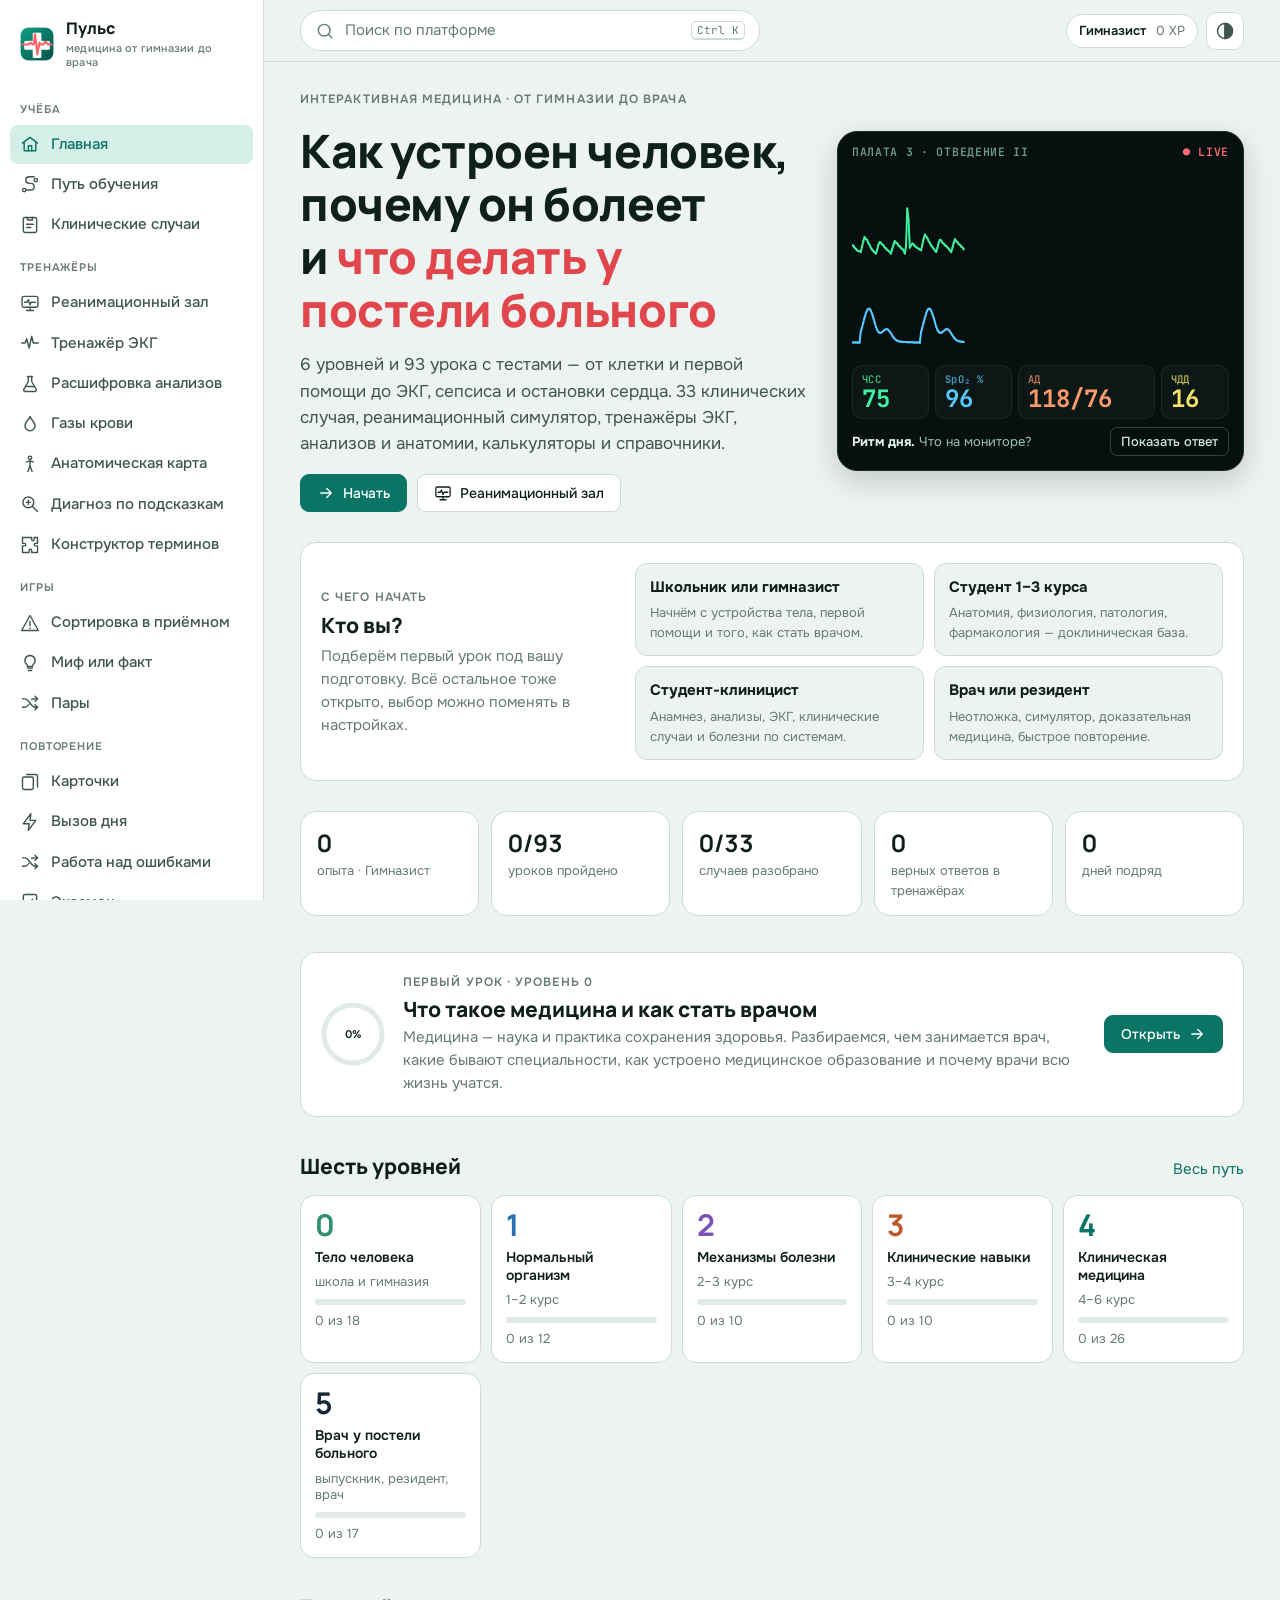
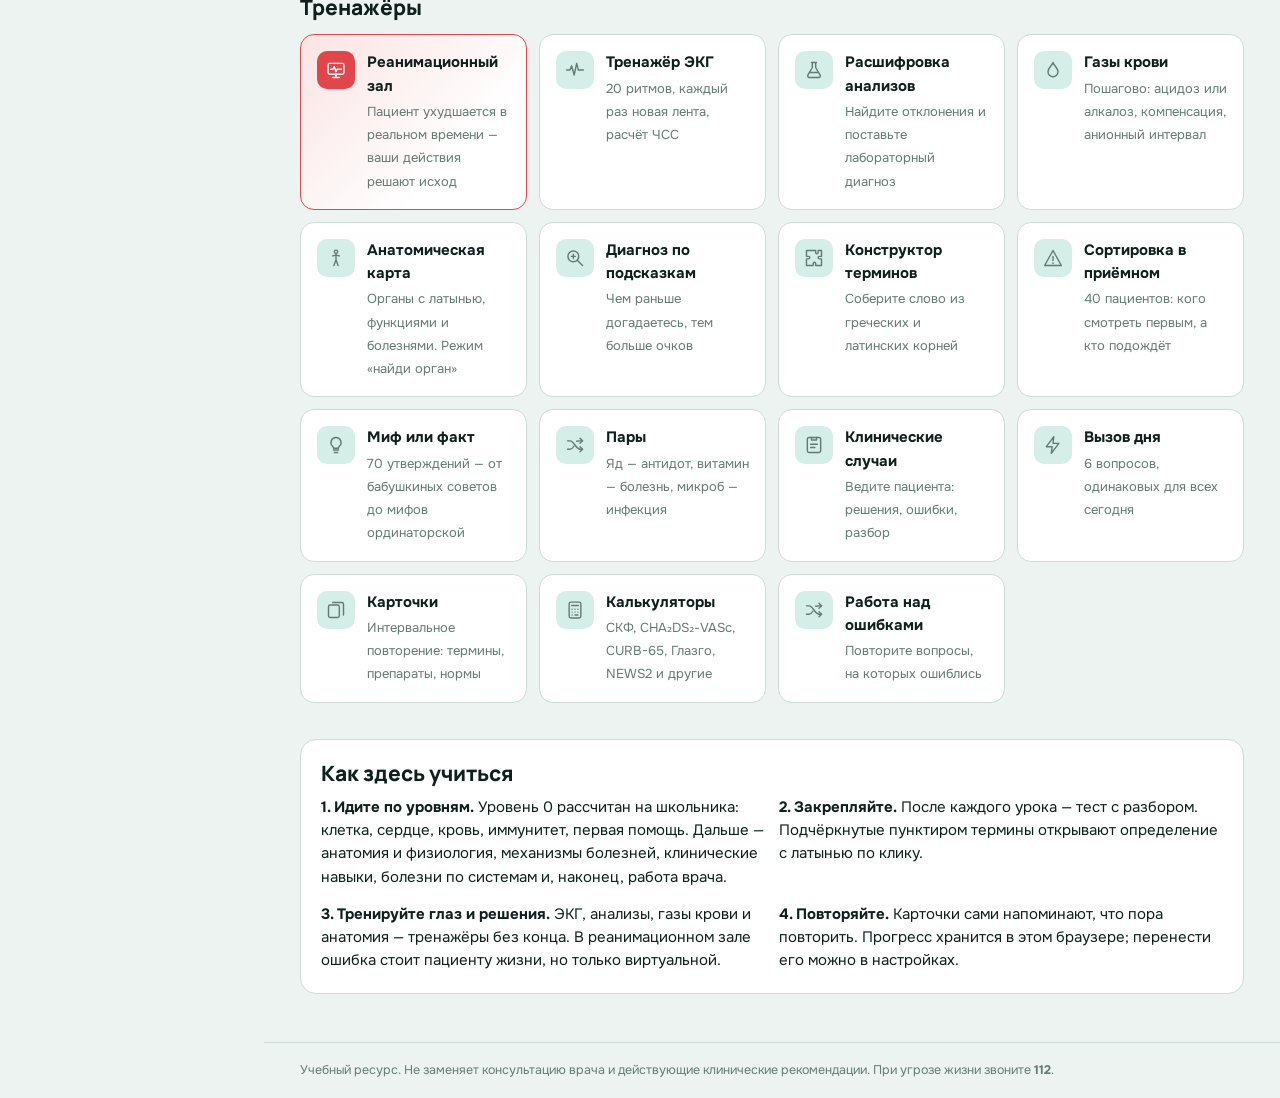
<file: index.html>
<!doctype html>
<html lang="ru">
<head>
<meta charset="utf-8">
<meta name="viewport" content="width=device-width, initial-scale=1, viewport-fit=cover">
<title>Пульс — медицина от гимназии до врача</title>
<meta name="description" content="Интерактивная платформа для изучения медицины на русском: от школьной биологии до работы врача. Уроки с тестами, клинические случаи, реанимационный симулятор, тренажёры ЭКГ, анализов и анатомии, калькуляторы и справочники.">
<meta name="theme-color" content="#0a7564">
<link rel="canonical" href="https://prov-ori.github.io/med/">
<!-- Иконки -->
<link rel="icon" type="image/svg+xml" href="assets/img/favicon.svg">
<link rel="icon" type="image/png" sizes="32x32" href="assets/img/favicon-32.png">
<link rel="icon" type="image/png" sizes="16x16" href="assets/img/favicon-16.png">
<link rel="apple-touch-icon" sizes="180x180" href="assets/img/apple-touch-icon.png">
<link rel="manifest" href="site.webmanifest">
<!-- Превью при отправке ссылки: Open Graph (Telegram, WhatsApp, VK, Facebook, LinkedIn, Discord, Slack) -->
<meta property="og:type" content="website">
<meta property="og:site_name" content="Пульс">
<meta property="og:locale" content="ru_RU">
<meta property="og:url" content="https://prov-ori.github.io/med/">
<meta property="og:title" content="Пульс — медицина от гимназии до врача">
<meta property="og:description" content="93 урока с тестами — от клетки до реанимации, 33 клинических случая, 10 сценариев реанимационного симулятора, тренажёры ЭКГ, анализов и анатомии, игры. Бесплатно и на русском.">
<meta property="og:image" content="https://prov-ori.github.io/med/assets/img/og-image.png">
<meta property="og:image:secure_url" content="https://prov-ori.github.io/med/assets/img/og-image.png">
<meta property="og:image:type" content="image/png">
<meta property="og:image:width" content="1200">
<meta property="og:image:height" content="630">
<meta property="og:image:alt" content="Логотип «Пульс» — белый медицинский крест с линией ЭКГ на зелёном фоне — и надпись «Медицина от гимназии до врача»">
<meta property="vk:image" content="https://prov-ori.github.io/med/assets/img/og-image.png">
<!-- X (Twitter) -->
<meta name="twitter:card" content="summary_large_image">
<meta name="twitter:title" content="Пульс — медицина от гимназии до врача">
<meta name="twitter:description" content="Уроки, клинические случаи, реанимационный симулятор, тренажёры ЭКГ и анализов — интерактивная медицина на русском.">
<meta name="twitter:image" content="https://prov-ori.github.io/med/assets/img/og-image.png">
<meta name="twitter:image:alt" content="Логотип «Пульс» и надпись «Медицина от гимназии до врача»">
<link rel="preconnect" href="https://fonts.googleapis.com">
<link rel="preconnect" href="https://fonts.gstatic.com" crossorigin>
<link rel="stylesheet" href="https://fonts.googleapis.com/css2?family=Onest:wght@400;500;600;700&family=Manrope:wght@700;800&family=Literata:ital,opsz,wght@0,7..72,400;0,7..72,600;1,7..72,400&family=JetBrains+Mono:wght@400;600;700&display=swap">
<link rel="stylesheet" href="assets/css/main.css">
</head>
<body>
<!--APP-START-->
<div class="app" id="app">
  <aside class="sidebar" id="sidebar" aria-label="Навигация">
    <a class="brand" href="#/">
      <img class="brand-mark" src="assets/img/icon-192.png" width="34" height="34" alt="">
      <span class="brand-text">Пульс<small>медицина от гимназии до врача</small></span>
    </a>
    <button class="icon-btn side-close" id="sideClose" type="button" aria-label="Закрыть меню"></button>
    <nav class="nav" id="nav"></nav>
  </aside>
  <div class="main">
    <header class="topbar">
      <button class="icon-btn menu-btn" id="menuBtn" aria-label="Открыть меню" type="button"></button>
      <button class="search-trigger" id="searchBtn" type="button">
        <span class="search-ico" aria-hidden="true"></span>
        <span>Поиск по платформе</span>
        <kbd>Ctrl K</kbd>
      </button>
      <div class="topbar-right">
        <a class="xp-chip" id="xpChip" href="#/achievements" title="Ваш ранг и опыт"></a>
        <button class="icon-btn" id="themeBtn" type="button" aria-label="Сменить тему"></button>
      </div>
    </header>
    <main class="view" id="view" tabindex="-1"></main>
    <footer class="foot">
      Учебный ресурс. Не заменяет консультацию врача и действующие клинические рекомендации.
      При угрозе жизни звоните <b>112</b>.
    </footer>
  </div>
</div>
<div class="scrim" id="scrim" hidden></div>
<div class="modal" id="searchModal" hidden role="dialog" aria-modal="true" aria-label="Поиск">
  <div class="modal-box search-box">
    <div class="search-head">
      <input id="searchInput" type="search" placeholder="Болезнь, препарат, термин, анализ, ЭКГ…" autocomplete="off" aria-label="Поиск">
      <button class="icon-btn" id="searchClose" type="button" aria-label="Закрыть поиск"></button>
    </div>
    <div id="searchResults" class="search-results"></div>
  </div>
</div>
<div class="popover" id="termPop" hidden role="tooltip"></div>
<div class="toasts" id="toasts" aria-live="polite"></div>
<!--APP-END-->

<!--SCRIPTS-START-->
<script src="assets/js/core.js"></script>
<script src="assets/js/ecg-engine.js"></script>
<script src="data/curriculum-0.js"></script>
<script src="data/curriculum-0b.js"></script>
<script src="data/curriculum-1.js"></script>
<script src="data/curriculum-2.js"></script>
<script src="data/curriculum-3.js"></script>
<script src="data/curriculum-4a.js"></script>
<script src="data/curriculum-4b.js"></script>
<script src="data/curriculum-4c.js"></script>
<script src="data/curriculum-5.js"></script>
<script src="data/curriculum-5b.js"></script>
<script src="data/glossary.js"></script>
<script src="data/diseases.js"></script>
<script src="data/diseases-2.js"></script>
<script src="data/drugs.js"></script>
<script src="data/drugs-2.js"></script>
<script src="data/labs.js"></script>
<script src="data/organs.js"></script>
<script src="data/roots.js"></script>
<script src="data/riddles.js"></script>
<script src="data/riddles-2.js"></script>
<script src="data/sims.js"></script>
<script src="data/sims-2.js"></script>
<script src="data/cases.js"></script>
<script src="data/cases-2.js"></script>
<script src="data/cases-3.js"></script>
<script src="data/timeline.js"></script>
<script src="data/mnemonics.js"></script>
<script src="data/games.js"></script>
<script src="assets/js/store.js"></script>
<script src="assets/js/ui.js"></script>
<script src="assets/js/views/home.js"></script>
<script src="assets/js/views/learn.js"></script>
<script src="assets/js/views/cases.js"></script>
<script src="assets/js/views/practice.js"></script>
<script src="assets/js/views/ecg.js"></script>
<script src="assets/js/views/sim.js"></script>
<script src="assets/js/views/labs.js"></script>
<script src="assets/js/views/anatomy.js"></script>
<script src="assets/js/views/calc.js"></script>
<script src="assets/js/views/games.js"></script>
<script src="assets/js/views/arcade.js"></script>
<script src="assets/js/views/reference.js"></script>
<script src="assets/js/views/profile.js"></script>
<script src="assets/js/app.js"></script>
<!--SCRIPTS-END-->
</body>
</html>
</file>
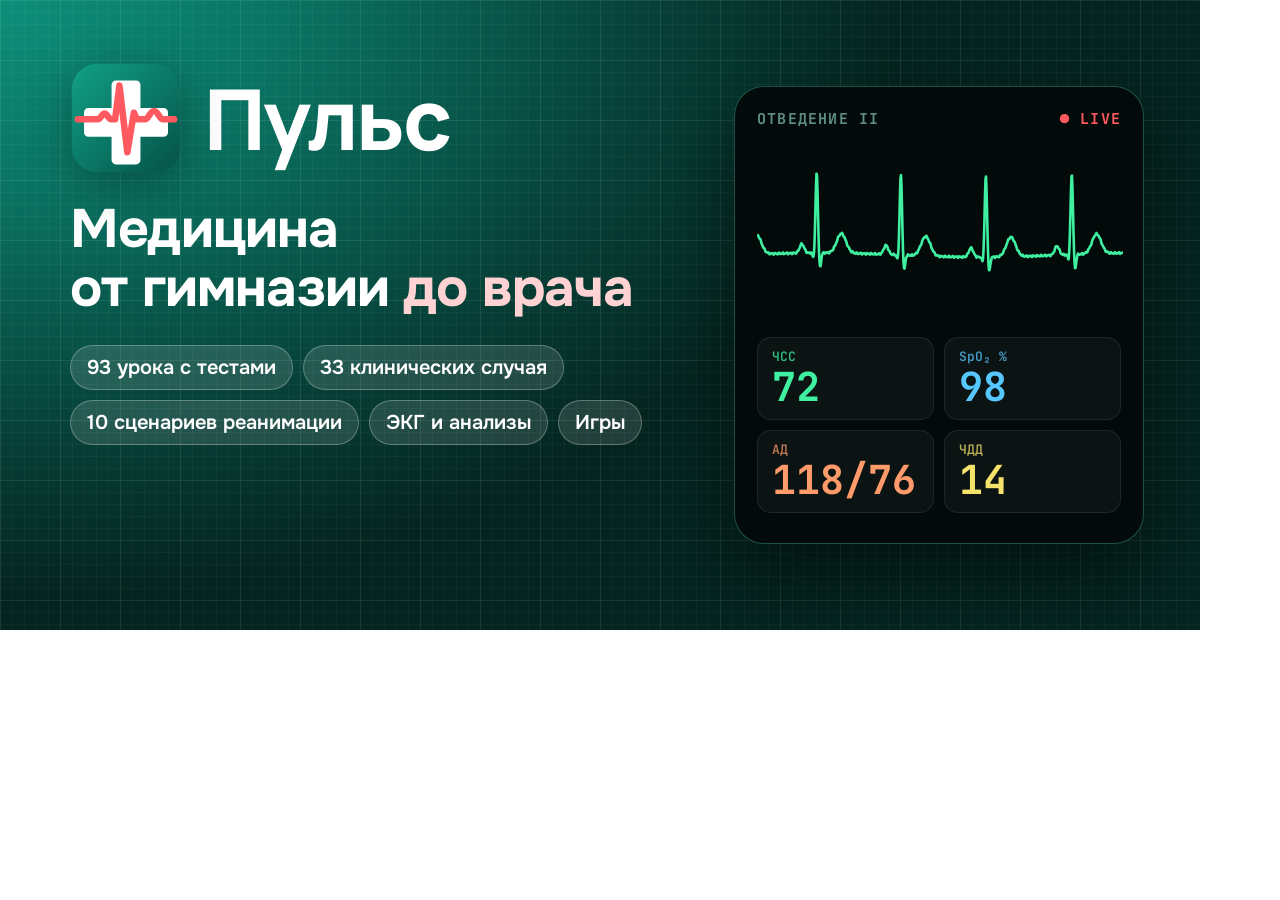
<file: tools/brand/render.html>
<!doctype html>
<html lang="ru">
<head>
<meta charset="utf-8">
<link rel="stylesheet" href="https://fonts.googleapis.com/css2?family=Onest:wght@500;600;700&family=Manrope:wght@800&family=JetBrains+Mono:wght@600;700&display=swap">
<style>
  /* Фирменные цвета: хирургический зелёный и коралловый «пульс». */
  :root { --teal: #0a7564; --teal-d: #063d35; --teal-dd: #04241f; --coral: #ff5a5f; --mint: #4fd0b3; --paper: #edf3f1; }
  html, body { margin: 0; background: transparent; }
  .og { width: 1200px; height: 630px; box-sizing: border-box; position: relative; overflow: hidden; color: #fff;
        background: radial-gradient(900px 600px at 0% 0%, #0d8f7a 0%, var(--teal) 30%, var(--teal-d) 75%, var(--teal-dd) 100%);
        font-family: 'Onest', system-ui, sans-serif; }
  .grid { position: absolute; inset: 0; opacity: .14;
          background-image: linear-gradient(rgba(255,255,255,.5) 1px, transparent 1px), linear-gradient(90deg, rgba(255,255,255,.5) 1px, transparent 1px),
                            linear-gradient(rgba(255,255,255,.25) 1px, transparent 1px), linear-gradient(90deg, rgba(255,255,255,.25) 1px, transparent 1px);
          background-size: 60px 60px, 60px 60px, 12px 12px, 12px 12px; }
  .text { position: absolute; left: 70px; top: 62px; width: 640px; display: flex; flex-direction: column; gap: 26px; }
  .brandrow { display: flex; align-items: center; gap: 22px; }
  .brandrow svg { width: 112px; height: 112px; filter: drop-shadow(0 10px 24px rgba(0,0,0,.3)); }
  .word { font: 800 84px/1 'Manrope', sans-serif; letter-spacing: -0.03em; }
  h1 { margin: 0; font: 700 54px/1.1 'Onest', sans-serif; letter-spacing: -0.015em; }
  h1 em { font-style: normal; color: #ffd2d3; }
  .facts { display: flex; flex-wrap: wrap; gap: 10px; }
  .facts b { font: 600 20px 'Onest', sans-serif; padding: 9px 16px; border-radius: 999px; background: rgba(255,255,255,.12); border: 1px solid rgba(255,255,255,.28); }
  .mon { position: absolute; right: 56px; top: 86px; width: 410px; height: 458px; border-radius: 30px; background: #030b0a;
         border: 1px solid rgba(79,208,179,.35); box-shadow: 0 30px 70px rgba(0,0,0,.45); padding: 22px; box-sizing: border-box; display: flex; flex-direction: column; gap: 14px; }
  .mon-top { display: flex; justify-content: space-between; font: 700 15px 'JetBrains Mono', monospace; letter-spacing: .08em; color: #5f8f84; }
  .mon-top span:last-child { color: var(--coral); }
  .vit { display: grid; grid-template-columns: 1fr 1fr; gap: 10px; }
  .vit div { border-radius: 14px; background: rgba(255,255,255,.04); border: 1px solid rgba(255,255,255,.08); padding: 10px 14px; display: flex; flex-direction: column; }
  .vit small { font: 600 13px 'JetBrains Mono', monospace; opacity: .75; }
  .vit b { font: 700 40px/1.1 'JetBrains Mono', monospace; }
  .mark-only { width: var(--s); height: var(--s); }
</style>
</head>
<body>
<div id="root"></div>
<script>
  const params = new URLSearchParams(location.search);
  const mode = params.get('mode') || 'og';
  const size = +(params.get('size') || 512);

  // Знак: скруглённый квадрат, белый медицинский крест, коралловая линия ЭКГ поперёк.
  // simple=1 — версия для 16–32 px: толще линии, без мелких зубцов.
  function mark(simple) {
    const lw = simple ? 46 : 30;
    const trace = simple
      ? 'M40,262 L170,262 L212,118 L262,402 L300,262 L472,262'
      : 'M36,262 L128,262 C140,262 146,236 158,236 C170,236 176,262 188,262 L206,262 L226,108 L262,412 L292,232 L306,262 L344,262 C358,262 366,224 384,224 C402,224 410,262 424,262 L476,262';
    return `<svg viewBox="0 0 512 512" xmlns="http://www.w3.org/2000/svg">
      <defs><linearGradient id="g" x1="0" y1="0" x2="1" y2="1"><stop offset="0" stop-color="#11a184"/><stop offset=".55" stop-color="#0a7564"/><stop offset="1" stop-color="#065247"/></linearGradient></defs>
      <rect x="8" y="8" width="496" height="496" rx="${simple ? 96 : 118}" fill="url(#g)"/>
      <path d="M210,84 h92 a20,20 0 0 1 20,20 v106 h106 a20,20 0 0 1 20,20 v92 a20,20 0 0 1 -20,20 h-106 v106 a20,20 0 0 1 -20,20 h-92 a20,20 0 0 1 -20,-20 v-106 h-106 a20,20 0 0 1 -20,-20 v-92 a20,20 0 0 1 20,-20 h106 v-106 a20,20 0 0 1 20,-20 z" fill="#fff"/>
      <path d="${trace}" fill="none" stroke="#0a7564" stroke-width="${lw + 22}" stroke-linecap="round" stroke-linejoin="round" opacity="0"/>
      <path d="${trace}" fill="none" stroke="#ff5a5f" stroke-width="${lw}" stroke-linecap="round" stroke-linejoin="round"/>
    </svg>`;
  }

  const root = document.getElementById('root');
  if (mode === 'og') {
    root.innerHTML = `<div class="og"><div class="grid"></div>
      <div class="text">
        <div class="brandrow">${mark(false)}<span class="word">Пульс</span></div>
        <h1>Медицина<br>от гимназии <em>до врача</em></h1>
        <div class="facts"><b>93 урока с тестами</b><b>33 клинических случая</b><b>10 сценариев реанимации</b><b>ЭКГ и анализы</b><b>Игры</b></div>
      </div>
      <div class="mon">
        <div class="mon-top"><span>ОТВЕДЕНИЕ II</span><span>● LIVE</span></div>
        <canvas id="ecg" width="366" height="180" style="width:366px;height:180px"></canvas>
        <div class="vit">
          <div style="color:#3ef0a0"><small>ЧСС</small><b>72</b></div>
          <div style="color:#56c8ff"><small>SpO₂ %</small><b>98</b></div>
          <div style="color:#ff9a6a"><small>АД</small><b>118/76</b></div>
          <div style="color:#f5e26b"><small>ЧДД</small><b>14</b></div>
        </div>
      </div></div>`;
    // Линия ЭКГ — тем же движком, что и на сайте
    const s = document.createElement('script');
    s.src = '../../assets/js/ecg-engine.js';
    window.MED = {};
    s.onload = () => {
      const c = document.getElementById('ecg'), ctx = c.getContext('2d');
      const dpr = 2; c.width = 366 * dpr; c.height = 180 * dpr; ctx.scale(dpr, dpr);
      const strip = MED.ecg.build('sinus', { seed: 'og-pulse', rate: 72, duration: 5 });
      ctx.strokeStyle = '#3ef0a0'; ctx.lineWidth = 2.6; ctx.lineJoin = 'round'; ctx.beginPath();
      for (let x = 0; x <= 366; x += 0.5) { const y = 112 - MED.ecg.value(strip, 0.35 + x / 366 * 3.6) * 70; x ? ctx.lineTo(x, y) : ctx.moveTo(x, y); }
      ctx.stroke();
      document.body.dataset.ready = '1';
    };
    document.head.appendChild(s);
  } else {
    root.innerHTML = `<div class="mark-only" style="--s:${size}px">${mark(size <= 48)}</div>`;
    document.body.dataset.ready = '1';
  }
</script>
</body>
</html>
</file>
<file: assets/css/main.css>
/* Layout: фиксированная колонка навигации слева + рабочая область; текст уроков — колонка ~68 знаков.
   Палитра: «хирургический зелёный» — цвет операционной формы, дополнительный к красному цвету крови,
   и коралловый «пульс» для всего, что связано с сердцем и тревогой. */
:root {
  --bg: #edf3f1;
  --surface: #ffffff;
  --surface-2: #e1eae7;
  --ink: #0f1f1c;
  --ink-2: #41554f;
  --ink-3: #667a74;
  --line: #cddbd6;
  --accent: #0a7564;
  --accent-ink: #ffffff;
  --accent-soft: #d5eee7;
  --pulse: #e0464b;
  --pulse-soft: #fbe3e3;
  --ok: #17794b;
  --ok-soft: #dcf1e5;
  --warn: #965f00;
  --warn-soft: #fbefd6;
  --bad: #b8322f;
  --bad-soft: #f9e0df;
  --lv0: #2f8f6f;
  --lv1: #2c6fb5;
  --lv2: #7a52b8;
  --lv3: #c0582c;
  --lv4: #0a7564;
  --lv5: #18263a;
  --mon-bg: #06110f;
  --shadow: 0 1px 2px rgba(15, 31, 28, .06), 0 6px 20px rgba(15, 31, 28, .06);

  --f-display: 'Manrope', 'Onest', system-ui, sans-serif;
  --f-ui: 'Onest', system-ui, -apple-system, 'Segoe UI', Roboto, sans-serif;
  --f-read: 'Literata', 'PT Serif', Georgia, 'Times New Roman', serif;
  --f-mono: 'JetBrains Mono', ui-monospace, 'SFMono-Regular', Menlo, Consolas, monospace;

  --r: 10px;
  --r-lg: 16px;
  --side: 264px;
}
@media (prefers-color-scheme: dark) {
  :root:not([data-theme="light"]) {
    --bg: #0a1513;
    --surface: #101e1c;
    --surface-2: #172825;
    --ink: #e2eeeb;
    --ink-2: #a2b8b2;
    --ink-3: #77918a;
    --line: #213833;
    --accent: #4fd0b3;
    --accent-ink: #06110f;
    --accent-soft: #123630;
    --pulse: #ff6b70;
    --pulse-soft: #3a1b1d;
    --ok: #5cc995;
    --ok-soft: #12301f;
    --warn: #e7b456;
    --warn-soft: #33270f;
    --bad: #f08380;
    --bad-soft: #3a1b1d;
    --lv0: #6fd0a8;
    --lv1: #7cb4f0;
    --lv2: #b99cf0;
    --lv3: #f3a07c;
    --lv4: #4fd0b3;
    --lv5: #d6e2ee;
    --mon-bg: #030908;
    --shadow: 0 1px 2px rgba(0, 0, 0, .3), 0 8px 24px rgba(0, 0, 0, .25);
    color-scheme: dark;
  }
}
:root[data-theme="dark"] {
  --bg: #0a1513;
  --surface: #101e1c;
  --surface-2: #172825;
  --ink: #e2eeeb;
  --ink-2: #a2b8b2;
  --ink-3: #77918a;
  --line: #213833;
  --accent: #4fd0b3;
  --accent-ink: #06110f;
  --accent-soft: #123630;
  --pulse: #ff6b70;
  --pulse-soft: #3a1b1d;
  --ok: #5cc995;
  --ok-soft: #12301f;
  --warn: #e7b456;
  --warn-soft: #33270f;
  --bad: #f08380;
  --bad-soft: #3a1b1d;
  --lv0: #6fd0a8;
  --lv1: #7cb4f0;
  --lv2: #b99cf0;
  --lv3: #f3a07c;
  --lv4: #4fd0b3;
  --lv5: #d6e2ee;
  --mon-bg: #030908;
  --shadow: 0 1px 2px rgba(0, 0, 0, .3), 0 8px 24px rgba(0, 0, 0, .25);
  color-scheme: dark;
}

* { box-sizing: border-box; }
html { -webkit-text-size-adjust: 100%; }
body {
  margin: 0;
  background: var(--bg);
  color: var(--ink);
  font: 15px/1.55 var(--f-ui);
  overflow-x: hidden;
}
a { color: var(--accent); text-decoration: none; }
a:hover { text-decoration: underline; }
img { max-width: 100%; }
[hidden] { display: none !important; }
:focus-visible { outline: 2px solid var(--accent); outline-offset: 2px; border-radius: 4px; }
h1, h2, h3, h4 { text-wrap: balance; line-height: 1.2; margin: 0; }
h1 { font: 800 clamp(24px, 3.4vw, 34px)/1.15 var(--f-display); letter-spacing: -.01em; }
h2 { font: 800 21px/1.25 var(--f-display); }
h3 { font-size: 17px; font-weight: 600; }
p { margin: 0; }
kbd { font: 11px var(--f-mono); border: 1px solid var(--line); border-bottom-width: 2px; border-radius: 5px; padding: 1px 5px; color: var(--ink-3); background: var(--surface); }
code, .mono { font-family: var(--f-mono); font-size: .9em; }

/* ---------- Каркас ---------- */
.app { display: flex; min-height: 100vh; }
.sidebar {
  position: fixed; inset: 0 auto 0 0; width: var(--side);
  background: var(--surface); border-right: 1px solid var(--line);
  display: flex; flex-direction: column; z-index: 40;
  padding-top: env(safe-area-inset-top, 0px);
  overflow-y: auto;
}
.brand { display: flex; gap: 12px; align-items: center; padding: 20px 20px 14px; color: var(--ink); }
.brand:hover { text-decoration: none; }
.brand-mark { width: 34px; height: 34px; border-radius: 9px; flex: none; display: block; }
.brand-text { font: 800 16px/1.1 var(--f-display); display: flex; flex-direction: column; gap: 3px; }
.brand-text small { font: 500 11px var(--f-ui); color: var(--ink-3); letter-spacing: .02em; }
.nav { padding: 4px 10px 24px; display: flex; flex-direction: column; gap: 1px; }
.nav-group { font-size: 11px; text-transform: uppercase; letter-spacing: .08em; color: var(--ink-3); padding: 14px 10px 6px; font-weight: 600; }
.nav-link { display: flex; align-items: center; gap: 11px; padding: 8px 10px; border-radius: 8px; color: var(--ink-2); font-weight: 500; }
.nav-link:hover { background: var(--surface-2); color: var(--ink); text-decoration: none; }
.nav-link.active { background: var(--accent-soft); color: var(--accent); }
.nav-link svg { flex: none; }

.main { flex: 1; margin-left: var(--side); min-width: 0; display: flex; flex-direction: column; }
.topbar {
  position: sticky; top: env(safe-area-inset-top, 0px); z-index: 30;
  display: flex; align-items: center; gap: 12px;
  padding: 10px clamp(16px, 3vw, 36px);
  background: color-mix(in srgb, var(--bg) 88%, transparent);
  backdrop-filter: blur(10px); -webkit-backdrop-filter: blur(10px);
  border-bottom: 1px solid var(--line);
}
.search-trigger {
  flex: 1; max-width: 460px; display: flex; align-items: center; gap: 10px;
  background: var(--surface); border: 1px solid var(--line); border-radius: 999px;
  padding: 8px 14px; color: var(--ink-3); font: inherit; cursor: pointer; text-align: left;
}
.search-trigger span:nth-child(2) { flex: 1; overflow: hidden; text-overflow: ellipsis; white-space: nowrap; }
.search-trigger:hover { border-color: var(--ink-3); }
.search-ico { display: inline-flex; }
.topbar-right { margin-left: auto; display: flex; gap: 8px; align-items: center; }
.xp-chip {
  display: flex; align-items: center; gap: 10px; padding: 6px 12px; border-radius: 999px;
  background: var(--surface); border: 1px solid var(--line); color: var(--ink); font-size: 13px; white-space: nowrap;
}
.xp-chip:hover { text-decoration: none; border-color: var(--accent); }
.chip-rank { font-weight: 600; }
.chip-xp { color: var(--ink-3); font-variant-numeric: tabular-nums; }
.chip-streak { display: inline-flex; align-items: center; gap: 3px; color: var(--warn); font-weight: 600; }
.chip-streak svg { width: 15px; height: 15px; }
.icon-btn {
  width: 38px; height: 38px; display: inline-grid; place-items: center; flex: none;
  border: 1px solid var(--line); border-radius: 10px; background: var(--surface); color: var(--ink-2); cursor: pointer;
}
.icon-btn:hover { color: var(--ink); border-color: var(--ink-3); }
.menu-btn { display: none; }

.view { padding: 28px clamp(16px, 3vw, 36px) 48px; width: 100%; max-width: 1180px; outline: none; flex: 1; }
.foot { padding: 18px clamp(16px, 3vw, 36px) calc(18px + env(safe-area-inset-bottom, 0px)); font-size: 12.5px; color: var(--ink-3); border-top: 1px solid var(--line); }
.scrim { position: fixed; inset: 0; background: rgba(8, 12, 20, .45); z-index: 35; }

@media (max-width: 960px) {
  .sidebar { transform: translateX(-100%); transition: transform .22s ease; box-shadow: var(--shadow); }
  body.menu-open .sidebar { transform: none; }
  .main { margin-left: 0; }
  .menu-btn { display: inline-grid; }
  .chip-rank { display: none; }
}
@media (max-width: 560px) {
  .search-trigger kbd { display: none; }
  .search-trigger span:nth-child(2) { font-size: 13px; }
  .xp-chip { padding: 6px 10px; }
}

/* ---------- Общие элементы ---------- */
.page-head { display: flex; flex-direction: column; gap: 8px; margin-bottom: 24px; max-width: 760px; }
.page-head p { color: var(--ink-2); font-size: 16px; }
.eyebrow { font-size: 12px; text-transform: uppercase; letter-spacing: .09em; font-weight: 600; color: var(--ink-3); }
.crumbs { display: flex; flex-wrap: wrap; gap: 6px; align-items: center; font-size: 13px; color: var(--ink-3); margin-bottom: 14px; }
.crumbs a { color: var(--ink-2); }
.section { margin-top: 36px; }
.section-head { display: flex; align-items: baseline; justify-content: space-between; gap: 12px; margin-bottom: 14px; flex-wrap: wrap; }
.muted { color: var(--ink-3); }
.small { font-size: 13px; }

.btn {
  display: inline-flex; align-items: center; justify-content: center; gap: 8px;
  padding: 9px 16px; border-radius: 9px; border: 1px solid var(--line);
  background: var(--surface); color: var(--ink); font: 500 14px var(--f-ui); cursor: pointer;
  text-decoration: none; white-space: nowrap; max-width: 100%;
}
.row .btn, .lesson-nav .btn, .debrief .btn { white-space: normal; text-align: left; }
.btn:hover { border-color: var(--ink-3); text-decoration: none; }
.btn:disabled { opacity: .5; cursor: not-allowed; }
.btn-primary { background: var(--accent); border-color: var(--accent); color: var(--accent-ink); }
.btn-primary:hover { border-color: var(--accent); filter: brightness(1.08); }
.btn-danger { color: var(--bad); border-color: var(--bad); }
.btn-ghost { white-space: normal; text-align: left; background: transparent; border-color: transparent; color: var(--ink-2); }
.btn-ghost:hover { background: var(--surface-2); border-color: transparent; }
.btn svg { width: 18px; height: 18px; }
.row { display: flex; flex-wrap: wrap; gap: 10px; align-items: center; }

.card {
  background: var(--surface); border: 1px solid var(--line); border-radius: var(--r-lg); padding: 20px;
  min-width: 0;
}
a.card { color: inherit; display: block; transition: border-color .15s, transform .15s; }
a.card:hover { text-decoration: none; border-color: var(--accent); }
.grid { display: grid; gap: 14px; grid-template-columns: repeat(auto-fill, minmax(260px, 1fr)); }
.grid-2 { display: grid; gap: 14px; grid-template-columns: repeat(auto-fit, minmax(min(100%, 380px), 1fr)); }
.tag {
  display: inline-flex; align-items: center; gap: 4px; padding: 2px 9px; border-radius: 999px; font-size: 12px; font-weight: 500;
  background: var(--surface-2); color: var(--ink-2); white-space: nowrap; max-width: 100%;
}
.drug-card .tag { white-space: normal; max-width: 100%; align-self: flex-start; }
.row .tag { white-space: normal; }
.tag-accent { background: var(--accent-soft); color: var(--accent); }
.tag-ok { background: var(--ok-soft); color: var(--ok); }
.tag-warn { background: var(--warn-soft); color: var(--warn); }
.tag-bad { background: var(--bad-soft); color: var(--bad); }
.tags { display: flex; flex-wrap: wrap; gap: 6px; }
.code { font: 600 12px var(--f-mono); padding: 2px 7px; border-radius: 6px; background: var(--surface-2); color: var(--ink-2); }

.bar { height: 6px; border-radius: 99px; background: var(--surface-2); overflow: hidden; }
.bar span { display: block; height: 100%; background: var(--accent); border-radius: 99px; transition: width .4s ease; }
.ring .ring-bg { fill: none; stroke: var(--surface-2); stroke-width: 5; }
.ring .ring-fg { fill: none; stroke: var(--accent); stroke-width: 5; stroke-linecap: round; transition: stroke-dashoffset .5s; }
.ring text { font: 600 11px var(--f-ui); fill: var(--ink); font-variant-numeric: tabular-nums; }

.input, select.input, textarea.input {
  width: 100%; padding: 10px 12px; border-radius: 9px; border: 1px solid var(--line);
  background: var(--surface); color: var(--ink); font: 15px var(--f-ui);
}
textarea.input { font-family: var(--f-mono); font-size: 12px; min-height: 160px; }
.toolbar { display: flex; flex-wrap: wrap; gap: 10px; align-items: center; margin-bottom: 18px; }
.toolbar .input { flex: 1 1 200px; min-width: 0; max-width: 420px; }
.toolbar > .btn { white-space: normal; }
.seg { display: inline-flex; flex-wrap: wrap; gap: 4px; padding: 4px; background: var(--surface-2); border-radius: 10px; }
.seg button { border: 0; background: transparent; padding: 6px 12px; border-radius: 7px; font: 500 13px var(--f-ui); color: var(--ink-2); cursor: pointer; }
.seg button.on { background: var(--surface); color: var(--ink); box-shadow: var(--shadow); }

.empty { text-align: center; padding: 60px 20px; display: flex; flex-direction: column; gap: 14px; align-items: center; }
.empty p { color: var(--ink-2); max-width: 46ch; }

.table-wrap { overflow-x: auto; border: 1px solid var(--line); border-radius: var(--r); background: var(--surface); }
table { border-collapse: collapse; width: 100%; font-size: 14px; }
th, td { padding: 9px 12px; text-align: left; border-bottom: 1px solid var(--line); vertical-align: top; }
th { font-size: 12px; text-transform: uppercase; letter-spacing: .05em; color: var(--ink-3); font-weight: 600; background: var(--surface-2); }
tr:last-child td { border-bottom: 0; }

/* ---------- Тосты, поповеры, модалки ---------- */
.toasts { position: fixed; right: 16px; bottom: calc(16px + env(safe-area-inset-bottom, 0px)); display: flex; flex-direction: column; gap: 8px; z-index: 80; pointer-events: none; }
.toast { background: var(--ink); color: var(--bg); padding: 10px 14px; border-radius: 10px; font-size: 14px; font-weight: 500; box-shadow: var(--shadow); animation: toastIn .25s ease; transition: opacity .4s, transform .4s; }
.toast-ach { background: var(--warn); color: var(--surface); }
.toast-rank { background: var(--accent); color: var(--accent-ink); }
.toast.out { opacity: 0; transform: translateY(6px); }
@keyframes toastIn { from { opacity: 0; transform: translateY(8px); } }

.popover { position: absolute; z-index: 70; background: var(--surface); border: 1px solid var(--line); border-radius: 12px; padding: 14px 16px; box-shadow: var(--shadow); font-size: 14px; }
.pop-term { font-weight: 700; margin-bottom: 4px; }
.pop-def { color: var(--ink-2); }
.pop-et { font-size: .86em; color: var(--accent); margin-bottom: 6px; }
.gloss-et { font-size: .9em; color: var(--ink-2); margin: 2px 0 6px; }
.gloss-et .lang { font: 600 .72em 'JetBrains Mono', monospace; color: var(--accent); border: 1px solid currentColor; border-radius: 4px; padding: 0 4px; margin-right: 2px; }
.gloss-et .lang + span { margin-right: 8px; }
.pop-link { display: inline-block; margin-top: 8px; font-size: 13px; }

.modal { position: fixed; inset: 0; z-index: 60; display: flex; justify-content: center; align-items: flex-start; padding: calc(10vh + env(safe-area-inset-top, 0px)) 16px 16px; pointer-events: none; }
.modal-box { pointer-events: auto; width: 100%; max-width: 620px; background: var(--surface); border: 1px solid var(--line); border-radius: 16px; box-shadow: var(--shadow); overflow: hidden; }
.search-head { display: flex; align-items: center; border-bottom: 1px solid var(--line); }
.search-head .icon-btn { margin-right: 10px; border: 0; }
.side-close { display: none; position: absolute; top: calc(18px + env(safe-area-inset-top, 0px)); right: 12px; }
@media (max-width: 960px) { .side-close { display: inline-grid; } }
.search-box input { flex: 1; min-width: 0; width: 100%; border: 0; border-bottom: 1px solid var(--line); padding: 16px 18px; font: 17px var(--f-ui); background: transparent; color: var(--ink); outline: none; }
.search-head input { border-bottom: 0; }
.search-results { max-height: 60vh; overflow-y: auto; padding: 6px; }
.search-hit { display: grid; grid-template-columns: 96px 1fr; gap: 2px 12px; padding: 9px 12px; border-radius: 9px; color: var(--ink); }
.search-hit:hover, .search-hit:focus { background: var(--surface-2); text-decoration: none; }
.hit-kind { grid-row: span 2; font-size: 11px; text-transform: uppercase; letter-spacing: .06em; color: var(--ink-3); padding-top: 3px; }
.hit-title { font-weight: 600; }
.hit-sub { font-size: 13px; color: var(--ink-3); overflow: hidden; text-overflow: ellipsis; white-space: nowrap; }
.search-empty { padding: 18px; color: var(--ink-3); font-size: 14px; }

.confirm-inline { display: inline-flex; flex-wrap: wrap; gap: 8px; align-items: center; padding: 8px 12px; border-radius: 10px; background: var(--bad-soft); }

/* ---------- Главная ---------- */
.hero { display: grid; grid-template-columns: minmax(0, 1.25fr) minmax(0, 1fr); gap: 28px; align-items: center; margin-bottom: 30px; }
.hero h1 { font-size: clamp(28px, 4.4vw, 46px); }
.hero h1 em { font-style: normal; color: var(--accent); }
.hero-text { display: flex; flex-direction: column; gap: 16px; }
.hero-text p { font-size: 17px; color: var(--ink-2); max-width: 52ch; }
.blot-wrap { position: relative; background: var(--surface); border: 1px solid var(--line); border-radius: 22px; overflow: hidden; aspect-ratio: 4 / 3; max-width: 100%; }
.blot-wrap canvas { width: 100%; height: 100%; display: block; cursor: pointer; }
.blot-caption { position: absolute; left: 14px; right: 14px; bottom: 12px; display: flex; justify-content: space-between; gap: 8px; font-size: 12px; color: var(--ink-3); pointer-events: none; }
.blot-caption b { color: var(--ink-2); font-weight: 600; }
@media (max-width: 820px) { .hero { grid-template-columns: 1fr; } .blot-wrap { aspect-ratio: 16 / 9; } }

.stats { display: grid; grid-template-columns: repeat(auto-fit, minmax(150px, 1fr)); gap: 12px; }
.stat { background: var(--surface); border: 1px solid var(--line); border-radius: var(--r-lg); padding: 14px 16px; display: flex; flex-direction: column; gap: 2px; }
.stat b { font: 700 24px var(--f-display); font-variant-numeric: tabular-nums; }
.stat span { font-size: 13px; color: var(--ink-3); }

.continue { display: flex; gap: 18px; align-items: center; flex-wrap: wrap; }
.continue-body { flex: 1; min-width: 220px; display: flex; flex-direction: column; gap: 4px; }

.levels-strip { display: grid; grid-template-columns: repeat(auto-fit, minmax(170px, 1fr)); gap: 10px; }
.lv-tile { --c: var(--accent); border: 1px solid var(--line); border-radius: 14px; padding: 14px; background: var(--surface); color: var(--ink); display: flex; flex-direction: column; gap: 8px; }
.lv-tile:hover { border-color: var(--c); text-decoration: none; }
.lv-num { font: 700 30px/1 var(--f-display); color: var(--c); }
.lv-title { font-weight: 600; font-size: 14px; line-height: 1.3; }
.lv-tile .bar span { background: var(--c); }

.tools { display: grid; grid-template-columns: repeat(auto-fill, minmax(220px, 1fr)); gap: 12px; }
.tool { display: flex; gap: 12px; align-items: flex-start; padding: 16px; border-radius: 14px; border: 1px solid var(--line); background: var(--surface); color: var(--ink); }
.tool:hover { border-color: var(--accent); text-decoration: none; }
.tool-ico { width: 38px; height: 38px; border-radius: 10px; background: var(--accent-soft); color: var(--accent); display: grid; place-items: center; flex: none; }
.tool b { display: block; margin-bottom: 2px; }
.tool span { font-size: 13px; color: var(--ink-3); }

/* ---------- Путь обучения ---------- */
.level { scroll-margin-top: 80px; --c: var(--accent); display: grid; grid-template-columns: 74px minmax(0, 1fr); gap: 0 18px; margin-bottom: 18px; }
.level-rail { display: flex; flex-direction: column; align-items: center; }
.level-badge { width: 64px; height: 64px; border-radius: 18px; display: grid; place-items: center; font: 700 28px var(--f-display); color: var(--surface); background: var(--c); }
.level-line { flex: 1; width: 2px; background: var(--line); margin-top: 8px; }
.level:last-child .level-line { display: none; }
.level-body { padding-bottom: 12px; min-width: 0; }
.level-head { display: flex; justify-content: space-between; gap: 12px; align-items: flex-start; flex-wrap: wrap; margin-bottom: 4px; }
.level-head h2 { font-size: 20px; }
.level-sub { color: var(--ink-2); margin: 4px 0 12px; max-width: 70ch; }
.level-meta { display: flex; gap: 10px; align-items: center; font-size: 13px; color: var(--ink-3); }
.level-meta .bar { width: 120px; }
.level-meta .bar span { background: var(--c); }
.lessons { display: grid; gap: 8px; grid-template-columns: repeat(auto-fill, minmax(min(100%, 300px), 1fr)); }
.lesson-link { display: flex; gap: 12px; align-items: flex-start; padding: 12px 14px; border-radius: 12px; border: 1px solid var(--line); background: var(--surface); color: var(--ink); }
.lesson-link:hover { border-color: var(--c); text-decoration: none; }
.lesson-n { font: 600 12px var(--f-mono); color: var(--ink-3); padding-top: 2px; min-width: 30px; }
.lesson-link .ll-body { flex: 1; min-width: 0; }
.lesson-link b { display: block; font-weight: 600; line-height: 1.3; }
.lesson-link small { color: var(--ink-3); font-size: 12.5px; }
.lesson-state { flex: none; width: 22px; height: 22px; border-radius: 50%; border: 2px solid var(--line); display: grid; place-items: center; }
.lesson-state.done { background: var(--ok); border-color: var(--ok); color: var(--surface); }
.lesson-state svg { width: 14px; height: 14px; stroke-width: 3; }
@media (max-width: 560px) {
  .level { grid-template-columns: 1fr; }
  .level-rail { flex-direction: row; gap: 12px; margin-bottom: 10px; }
  .level-badge { width: 44px; height: 44px; font-size: 20px; border-radius: 12px; }
  .level-line { display: none; }
}

/* ---------- Урок ---------- */
.lesson-layout { display: grid; grid-template-columns: minmax(0, 1fr) 260px; gap: 40px; align-items: start; }
.lesson-aside { position: sticky; top: 84px; display: flex; flex-direction: column; gap: 14px; }
.lesson-aside .card { padding: 16px; }
.toc a { display: block; padding: 4px 0; color: var(--ink-2); font-size: 13.5px; }
.toc a:hover { color: var(--accent); }
@media (max-width: 1100px) { .lesson-layout { grid-template-columns: minmax(0, 1fr); } .lesson-aside { position: static; } .toc-card { display: none; } }
.lesson-head { margin-bottom: 26px; display: flex; flex-direction: column; gap: 10px; max-width: 68ch; }
.lesson-head .lead { font: 400 18px/1.55 var(--f-read); color: var(--ink-2); }
.prose { font: 400 17px/1.72 var(--f-read); max-width: 68ch; }
.prose > * + * { margin-top: 1em; }
.prose h3 { font: 700 19px/1.3 var(--f-display); margin-top: 1.8em; scroll-margin-top: 80px; }
.prose h4 { font: 600 16px var(--f-ui); margin-top: 1.4em; }
.prose ul, .prose ol { padding-left: 1.3em; }
.prose li + li { margin-top: .35em; }
.prose b, .prose strong { font-weight: 600; }
.prose table { font: 14px/1.45 var(--f-ui); }
.prose .table-wrap { margin-block: 1.2em; }
.t { border-bottom: 1.5px dotted var(--accent); cursor: help; }
.t:hover { color: var(--accent); }
.t-missing { border-bottom: 0; cursor: auto; }
.callout { font: 15px/1.6 var(--f-ui); border-radius: 12px; padding: 14px 16px 14px 18px; background: var(--surface); border: 1px solid var(--line); position: relative; }
.callout::before { content: attr(data-label); display: block; font-size: 11px; font-weight: 700; letter-spacing: .08em; text-transform: uppercase; margin-bottom: 4px; }
.callout.pearl { background: var(--accent-soft); border-color: transparent; }
.callout.pearl::before { content: 'Клиническая жемчужина'; color: var(--accent); }
.callout.warn { background: var(--warn-soft); border-color: transparent; }
.callout.warn::before { content: 'Осторожно'; color: var(--warn); }
.callout.mnemo { background: var(--ok-soft); border-color: transparent; }
.callout.mnemo::before { content: 'Мнемоника'; color: var(--ok); }
.callout.myth { background: var(--bad-soft); border-color: transparent; }
.callout.myth::before { content: 'Миф и факт'; color: var(--bad); }
.callout.quote { font-family: var(--f-read); font-style: italic; }
.callout.quote::before { content: 'Из истории'; font-style: normal; font-family: var(--f-ui); color: var(--ink-3); }
.keypoints { margin-top: 36px; max-width: 68ch; }
.keypoints ul { margin: 10px 0 0; padding: 0; list-style: none; display: grid; gap: 8px; }
.keypoints li { display: flex; gap: 10px; align-items: flex-start; }
.keypoints li::before { content: ''; flex: none; width: 8px; height: 8px; border-radius: 2px; background: var(--accent); margin-top: 8px; transform: rotate(45deg); }
.lesson-nav .btn { white-space: normal; text-align: left; max-width: 100%; }
.lesson-nav { display: flex; justify-content: space-between; gap: 12px; margin-top: 40px; flex-wrap: wrap; max-width: 68ch; }

/* ---------- Тест ---------- */
.quiz { margin-top: 40px; max-width: 68ch; display: flex; flex-direction: column; gap: 16px; }
.q { background: var(--surface); border: 1px solid var(--line); border-radius: var(--r-lg); padding: 18px 18px 16px; display: flex; flex-direction: column; gap: 12px; }
.q-num { font: 600 12px var(--f-mono); color: var(--ink-3); }
.q-text { font-weight: 600; font-size: 16px; line-height: 1.45; }
.q-hint { font-size: 13px; color: var(--ink-3); margin-top: -6px; }
.q-opts { display: flex; flex-direction: column; gap: 8px; }
.opt {
  display: flex; gap: 12px; align-items: flex-start; text-align: left; width: 100%;
  padding: 11px 13px; border-radius: 10px; border: 1px solid var(--line); background: var(--bg);
  color: var(--ink); font: 15px/1.45 var(--f-ui); cursor: pointer;
}
.opt:hover:not(:disabled) { border-color: var(--accent); }
.opt:disabled { cursor: default; }
.opt-mark { flex: none; width: 18px; height: 18px; border-radius: 50%; border: 2px solid var(--line); margin-top: 1px; }
.opt.is-chosen { border-color: var(--accent); }
.opt.is-chosen .opt-mark { border-color: var(--accent); background: var(--accent); box-shadow: inset 0 0 0 3px var(--bg); }
.opt.is-correct { border-color: var(--ok); background: var(--ok-soft); }
.opt.is-correct .opt-mark { border-color: var(--ok); background: var(--ok); box-shadow: inset 0 0 0 3px var(--ok-soft); }
.opt.is-wrong { border-color: var(--bad); background: var(--bad-soft); }
.opt.is-wrong .opt-mark { border-color: var(--bad); background: var(--bad); box-shadow: inset 0 0 0 3px var(--bad-soft); }
.q-explain { font-size: 14.5px; padding: 12px 14px; border-radius: 10px; }
.q-explain.ok { background: var(--ok-soft); }
.q-explain.ok b { color: var(--ok); }
.q-explain.bad { background: var(--bad-soft); }
.q-explain.bad b { color: var(--bad); }
.q-submit { align-self: flex-start; }
.result { display: flex; gap: 18px; align-items: center; flex-wrap: wrap; }
.result-body { flex: 1; min-width: 200px; display: flex; flex-direction: column; gap: 6px; }

/* ---------- Клинические случаи ---------- */
.case-card { display: flex; flex-direction: column; gap: 10px; }
.case-card h3 { font-size: 16.5px; }
.case-card p { color: var(--ink-2); font-size: 14px; }
.case-foot { display: flex; justify-content: space-between; align-items: center; gap: 8px; margin-top: auto; flex-wrap: wrap; }
.dots { display: inline-flex; gap: 3px; }
.dots i { width: 7px; height: 7px; border-radius: 50%; background: var(--line); }
.dots i.on { background: var(--bad); }
.chart { max-width: 760px; display: flex; flex-direction: column; gap: 16px; }
.patient { display: flex; gap: 16px; align-items: center; flex-wrap: wrap; }
.avatar { width: 56px; height: 56px; border-radius: 16px; display: grid; place-items: center; background: var(--accent-soft); color: var(--accent); font: 700 20px var(--f-display); flex: none; }
.patient-meta { display: flex; flex-direction: column; gap: 2px; }
.stage { border-left: 3px solid var(--line); padding: 4px 0 4px 18px; display: flex; flex-direction: column; gap: 12px; }
.stage.current { border-left-color: var(--accent); }
.stage-label { font: 600 11px var(--f-ui); letter-spacing: .08em; text-transform: uppercase; color: var(--ink-3); }
.stage-text { font: 16px/1.65 var(--f-read); }
.stage-text > * + * { margin-top: .7em; }
.stage-text ul { padding-left: 1.2em; margin: .4em 0 0; }
.vitals { display: flex; flex-wrap: wrap; gap: 6px; }
.vitals span { font: 12.5px var(--f-mono); background: var(--surface-2); border-radius: 6px; padding: 3px 8px; }
.choice-fb { font-size: 14.5px; padding: 12px 14px; border-radius: 10px; }
.choice-fb.good { background: var(--ok-soft); }
.choice-fb.mid { background: var(--warn-soft); }
.choice-fb.poor { background: var(--bad-soft); }
.choice-fb b { display: block; margin-bottom: 2px; }
.debrief { background: var(--surface); border: 1px solid var(--line); border-radius: var(--r-lg); padding: 20px; display: flex; flex-direction: column; gap: 12px; }
.debrief .prose { font-size: 16px; }

/* ---------- Тренажёр феноменов ---------- */
.trainer { max-width: 720px; display: flex; flex-direction: column; gap: 16px; }
.quote-card { background: var(--surface); border: 1px solid var(--line); border-radius: var(--r-lg); padding: 24px; }
.quote-card blockquote { margin: 0; font: italic 400 20px/1.55 var(--f-read); }
.quote-card .ctx { margin-top: 10px; font-size: 13px; color: var(--ink-3); }
.score-row { display: flex; gap: 16px; flex-wrap: wrap; font-size: 14px; color: var(--ink-2); }
.score-row b { color: var(--ink); font-variant-numeric: tabular-nums; }

/* ---------- Карточки ---------- */
.deck { display: flex; flex-direction: column; gap: 10px; }
.deck-count { display: flex; gap: 14px; font-size: 13px; color: var(--ink-3); }
.deck-count b { color: var(--ink); font-variant-numeric: tabular-nums; }
.flash-wrap { max-width: 640px; margin: 0 auto; display: flex; flex-direction: column; gap: 16px; }
.flash { perspective: 1400px; min-height: 280px; cursor: pointer; }
.flash-inner { position: relative; width: 100%; min-height: 280px; transition: transform .5s; transform-style: preserve-3d; }
.flash.flipped .flash-inner { transform: rotateY(180deg); }
.flash-face { position: absolute; inset: 0; backface-visibility: hidden; -webkit-backface-visibility: hidden; border-radius: 20px; padding: 28px; display: flex; flex-direction: column; justify-content: center; gap: 10px; background: var(--surface); border: 1px solid var(--line); overflow-y: auto; }
.flash-face.back { transform: rotateY(180deg); background: var(--accent-soft); border-color: transparent; }
.flash-face .fl-label { font-size: 11px; letter-spacing: .08em; text-transform: uppercase; color: var(--ink-3); font-weight: 600; }
.flash-face .fl-main { font: 600 22px/1.35 var(--f-display); }
.flash-face.back .fl-main { font: 17px/1.6 var(--f-read); }
.grades { display: grid; grid-template-columns: repeat(3, 1fr); gap: 8px; }
.grades .btn { flex-direction: column; gap: 0; padding: 10px; }
.grades small { font-size: 11px; color: var(--ink-3); font-weight: 400; }
.grades .btn-primary small { color: inherit; opacity: .8; }
@media (prefers-reduced-motion: reduce) { .flash-inner { transition: none; } }

/* ---------- Справочники ---------- */
.alpha { display: flex; flex-wrap: wrap; gap: 4px; margin-bottom: 18px; }
.alpha a { font: 600 13px var(--f-mono); width: 30px; height: 30px; display: grid; place-items: center; border-radius: 7px; color: var(--ink-2); }
.alpha a:hover { background: var(--surface-2); text-decoration: none; }
.gloss-list { display: grid; gap: 10px; grid-template-columns: repeat(auto-fill, minmax(min(100%, 340px), 1fr)); }
.gloss { background: var(--surface); border: 1px solid var(--line); border-radius: 12px; padding: 14px 16px; scroll-margin-top: 80px; }
.gloss.hl { border-color: var(--accent); box-shadow: 0 0 0 3px var(--accent-soft); }
.gloss h3 { font-size: 15.5px; display: flex; justify-content: space-between; gap: 8px; align-items: baseline; }
.gloss p { color: var(--ink-2); font-size: 14px; margin-top: 4px; }
.letter { font: 700 22px var(--f-display); color: var(--accent); margin: 26px 0 10px; scroll-margin-top: 80px; }

.drug-card { display: flex; flex-direction: column; gap: 8px; }
.drug-card h3 { font-size: 16px; }
.drug-card .en { font: 12px var(--f-mono); color: var(--ink-3); }
.drug-card p { font-size: 13.5px; color: var(--ink-2); }
.facts { display: grid; grid-template-columns: 170px minmax(0, 1fr); gap: 0; border: 1px solid var(--line); border-radius: var(--r-lg); background: var(--surface); overflow: hidden; max-width: 860px; }
.facts dt, .facts dd { margin: 0; padding: 12px 16px; border-bottom: 1px solid var(--line); }
.facts dt { font-size: 12px; text-transform: uppercase; letter-spacing: .06em; color: var(--ink-3); font-weight: 600; background: var(--surface-2); }
.facts dd { font-size: 15px; }
.facts dd ul { margin: 0; padding-left: 1.1em; }
.facts dt:last-of-type, .facts dd:last-of-type { border-bottom: 0; }
@media (max-width: 620px) { .facts { grid-template-columns: 1fr; } .facts dt { border-bottom: 0; padding-bottom: 4px; } }

.heat td.h { text-align: center; font: 600 13px var(--f-mono); }
.heat .h0 { color: var(--ink-3); }
.heat .h1 { background: var(--ok-soft); color: var(--ok); }
.heat .h2 { background: var(--warn-soft); color: var(--warn); }
.heat .h3 { background: var(--bad-soft); color: var(--bad); }
.heat th.sortable { cursor: pointer; }
.heat th.sortable:hover { color: var(--accent); }
.prio { display: grid; gap: 10px; grid-template-columns: repeat(auto-fill, minmax(200px, 1fr)); margin-bottom: 18px; }
.prio label { display: flex; flex-direction: column; gap: 6px; font-size: 13.5px; font-weight: 500; background: var(--surface); border: 1px solid var(--line); border-radius: 10px; padding: 10px 12px; }
.prio input[type="range"] { width: 100%; accent-color: var(--accent); }
.rank-list { display: flex; flex-direction: column; gap: 6px; }
.rank-item { display: grid; grid-template-columns: 28px 150px minmax(0, 1fr) 48px; gap: 10px; align-items: center; font-size: 14px; }
.rank-item .bar { height: 10px; }
.rank-item .bar span { background: var(--bad); }
.rank-item b { font-weight: 600; }
.rank-item .n { font: 12px var(--f-mono); color: var(--ink-3); text-align: right; }
@media (max-width: 560px) { .rank-item { grid-template-columns: 22px 110px minmax(0, 1fr) 40px; font-size: 13px; } }

.scale-item { padding: 14px 0; border-bottom: 1px solid var(--line); display: flex; flex-direction: column; gap: 10px; }
.scale-item:last-child { border-bottom: 0; }
.scale-q { font-weight: 500; }
.scale-q span { color: var(--ink-3); font-family: var(--f-mono); font-size: 12px; margin-right: 6px; }
.scale-opts { display: flex; flex-wrap: wrap; gap: 6px; }
.scale-opts label { cursor: pointer; }
.scale-opts input { position: absolute; opacity: 0; pointer-events: none; }
.scale-opts span { display: inline-block; padding: 7px 12px; border-radius: 8px; border: 1px solid var(--line); font-size: 13.5px; background: var(--bg); }
.scale-opts input:checked + span { background: var(--accent); color: var(--accent-ink); border-color: var(--accent); }
.scale-opts input:focus-visible + span { outline: 2px solid var(--accent); outline-offset: 2px; }
.scale-result { position: sticky; bottom: calc(12px + env(safe-area-inset-bottom, 0px)); margin-top: 16px; background: var(--surface); border: 1px solid var(--line); border-radius: 14px; padding: 14px 16px; box-shadow: var(--shadow); display: flex; gap: 16px; align-items: center; flex-wrap: wrap; }
.scale-result .big { font: 700 28px var(--f-display); font-variant-numeric: tabular-nums; }
.crisis { background: var(--bad-soft); border-radius: 12px; padding: 14px 16px; font-size: 14.5px; }
.crisis b { color: var(--bad); }

.timeline { position: relative; max-width: 820px; padding-left: 28px; }
.timeline::before { content: ''; position: absolute; left: 7px; top: 6px; bottom: 6px; width: 2px; background: var(--line); }
.tl-item { position: relative; padding: 0 0 22px; }
.tl-item::before { content: ''; position: absolute; left: -26px; top: 6px; width: 12px; height: 12px; border-radius: 50%; background: var(--surface); border: 3px solid var(--accent); }
.tl-year { font: 700 15px var(--f-mono); color: var(--accent); }
.tl-item h3 { font-size: 16px; margin: 2px 0 4px; }
.tl-item p { color: var(--ink-2); font-size: 14.5px; max-width: 70ch; }

.mn { display: flex; flex-direction: column; gap: 8px; }
.mn-key { font: 700 22px var(--f-display); color: var(--accent); letter-spacing: .04em; }
.mn ol, .mn ul { margin: 0; padding-left: 1.2em; font-size: 14px; color: var(--ink-2); }

/* ---------- Достижения / профиль ---------- */
.ach { display: flex; gap: 12px; align-items: flex-start; opacity: .55; }
.ach.got { opacity: 1; }
.ach-ico { width: 40px; height: 40px; flex: none; border-radius: 12px; display: grid; place-items: center; background: var(--surface-2); color: var(--ink-3); }
.ach.got .ach-ico { background: var(--warn-soft); color: var(--warn); }
.ach b { display: block; }
.ach span { font-size: 13px; color: var(--ink-3); }
.ranks { display: flex; flex-direction: column; gap: 6px; }
.rank-row { display: flex; justify-content: space-between; padding: 8px 12px; border-radius: 9px; font-size: 14px; }
.rank-row.on { background: var(--accent-soft); color: var(--accent); font-weight: 600; }
.rank-row span:last-child { font-family: var(--f-mono); font-size: 12.5px; }
.heatmap { display: grid; grid-auto-flow: column; grid-template-rows: repeat(7, 12px); grid-auto-columns: 12px; justify-content: start; gap: 3px; overflow-x: auto; padding-bottom: 4px; }
.heatmap i { width: 12px; height: 12px; border-radius: 3px; background: var(--surface-2); }
.heatmap i.a1 { background: color-mix(in srgb, var(--accent) 30%, var(--surface-2)); }
.heatmap i.a2 { background: color-mix(in srgb, var(--accent) 60%, var(--surface-2)); }
.heatmap i.a3 { background: var(--accent); }

.exam-top { display: flex; justify-content: space-between; align-items: center; gap: 12px; flex-wrap: wrap; max-width: 68ch; margin-bottom: 14px; }
.timer { font: 600 16px var(--f-mono); font-variant-numeric: tabular-nums; }
.timer.low { color: var(--bad); }
.check-list { display: flex; flex-wrap: wrap; gap: 8px; }
.check-list label { display: inline-flex; gap: 8px; align-items: center; padding: 8px 12px; border: 1px solid var(--line); border-radius: 9px; background: var(--surface); cursor: pointer; font-size: 14px; }
.check-list input { accent-color: var(--accent); }
.review-item { border-top: 1px solid var(--line); padding: 12px 0; font-size: 14.5px; display: flex; flex-direction: column; gap: 4px; }
.review-item .mark-ok { color: var(--ok); font-weight: 600; }
.review-item .mark-bad { color: var(--bad); font-weight: 600; }

@media (prefers-reduced-motion: reduce) { *, *::before, *::after { animation: none !important; transition: none !important; } }
#searchInput::-webkit-search-cancel-button { -webkit-appearance: none; appearance: none; }

/* =====================================================================
   Компоненты «Пульса»
   ===================================================================== */
.btn-sm { padding: 5px 10px; font-size: 13px; border-radius: 7px; }
.mark-ok { color: var(--ok); font-weight: 600; }
.mark-bad { color: var(--bad); font-weight: 600; }
.seg-a { padding: 6px 12px; border-radius: 7px; font: 500 13px var(--f-ui); color: var(--ink-2); }
.seg-a:hover { text-decoration: none; color: var(--ink); }
.seg-a.on { background: var(--surface); color: var(--ink); box-shadow: var(--shadow); }
.hero h1 em { color: var(--pulse); }

/* Монитор пациента */
.mon { background: var(--mon-bg); border-radius: 20px; padding: 12px 14px 14px; color: #cfe9df; display: flex; flex-direction: column; gap: 8px; box-shadow: 0 10px 30px rgba(0, 0, 0, .18); border: 1px solid #12302a; }
.mon canvas { width: 100%; height: 190px; display: block; border-radius: 8px; }
.mon-head { display: flex; justify-content: space-between; align-items: center; font: 600 11.5px var(--f-mono); letter-spacing: .06em; text-transform: uppercase; color: #6f9a8e; }
.mon-live { color: #ff6b70; animation: blink 1.6s infinite; }
@keyframes blink { 50% { opacity: .35; } }
.mon-vitals { display: grid; grid-template-columns: minmax(0, .9fr) minmax(0, .9fr) minmax(0, 1.6fr) minmax(0, .8fr); gap: 6px; }
.mv { background: rgba(255, 255, 255, .03); border: 1px solid rgba(255, 255, 255, .06); border-radius: 10px; padding: 6px 9px; display: flex; flex-direction: column; min-width: 0; }
.mv small { font: 600 10.5px var(--f-mono); letter-spacing: .04em; opacity: .75; }
.mv b { font: 700 clamp(16px, 2.1vw, 24px)/1.1 var(--f-mono); font-variant-numeric: tabular-nums; white-space: nowrap; overflow: hidden; text-overflow: ellipsis; }
.mv-hr { color: #3ef0a0; } .mv-sp { color: #56c8ff; } .mv-bp { color: #ff9a6a; } .mv-rr { color: #f5e26b; }
.mv.alarm { background: rgba(255, 70, 80, .18); border-color: rgba(255, 90, 100, .6); animation: alarm 1s infinite; }
@keyframes alarm { 50% { background: rgba(255, 70, 80, .05); } }
.mon-cap { display: flex; justify-content: space-between; align-items: center; gap: 10px; flex-wrap: wrap; font-size: 13px; color: #9fc3b8; }
.mon-cap b { color: #e3f5ef; }
.mon-cap .btn { background: transparent; color: #cfe9df; border-color: rgba(255, 255, 255, .2); }
.mon-answer { font-size: 13.5px; color: #cfe9df; background: rgba(255, 255, 255, .05); border-radius: 10px; padding: 9px 12px; }
.mon-answer a { color: #4fd0b3; }
.mon-btn { background: transparent; border: 1px solid rgba(255, 255, 255, .25); color: #cfe9df; border-radius: 6px; padding: 2px 9px; font: 600 11px var(--f-mono); cursor: pointer; }
.mon-extra { font: 12.5px var(--f-mono); color: #9fc3b8; min-height: 1em; }
.pulse-txt { color: #ff6b70; }

/* Выбор трека */
.track-pick { display: grid; grid-template-columns: minmax(0, 1fr) minmax(0, 2fr); gap: 20px; align-items: center; }
.track-pick h2 { margin: 4px 0 6px; }
.tracks { display: grid; grid-template-columns: repeat(2, minmax(0, 1fr)); gap: 10px; }
@media (max-width: 480px) { .tracks { grid-template-columns: 1fr; } }
.track { text-align: left; border: 1px solid var(--line); background: var(--bg); border-radius: 12px; padding: 12px 14px; cursor: pointer; display: flex; flex-direction: column; gap: 4px; font: inherit; color: var(--ink); }
.track:hover { border-color: var(--accent); }
.track span { font-size: 13px; color: var(--ink-3); }
@media (max-width: 760px) { .track-pick { grid-template-columns: 1fr; } }
.tool-hot { border-color: var(--pulse); background: linear-gradient(135deg, var(--pulse-soft), var(--surface) 70%); }
.tool-hot .tool-ico { background: var(--pulse); color: #fff; }
.lv-tile .muted.small { line-height: 1.3; }

/* ЭКГ */
.ecg-wrap { border-radius: 10px; overflow: hidden; border: 1px solid var(--line); background: var(--surface); }
.ecg-strip { display: block; width: 100%; height: 150px; }
.ecg-big { height: clamp(140px, 22vw, 200px); }
.trainer-wide { max-width: 900px; }
.atlas { display: grid; gap: 14px; }
.atlas-item { display: flex; flex-direction: column; gap: 10px; scroll-margin-top: 80px; }
.atlas-item p { font-size: 14.5px; }

/* Симулятор */
.sim { display: grid; grid-template-columns: minmax(0, 1.25fr) minmax(0, 1fr); gap: 18px; align-items: start; }
.sim-left { display: flex; flex-direction: column; gap: 12px; min-width: 0; }
.sim-right { display: flex; flex-direction: column; gap: 12px; position: sticky; top: 72px; max-height: calc(100vh - 90px); overflow-y: auto; padding-right: 2px; }
.mon-sim canvas { height: 210px; }
.mon-sim { position: relative; }
.sim.paused .mon canvas, .sim.paused .mon-vitals { opacity: .55; }
.mon-start { position: absolute; left: 50%; top: 42%; transform: translate(-50%, -50%); box-shadow: 0 8px 24px rgba(0,0,0,.4); white-space: nowrap; }
.sim-busy { background: var(--surface); border: 1px solid var(--accent); border-radius: 12px; padding: 10px 14px; display: flex; flex-direction: column; gap: 6px; font-weight: 600; font-size: 14px; }
.sim-log { max-height: 340px; overflow-y: auto; padding: 10px 14px; display: flex; flex-direction: column; gap: 2px; }
.log-item { display: grid; grid-template-columns: 44px minmax(0, 1fr); gap: 8px; padding: 6px 0; border-bottom: 1px dashed var(--line); font-size: 14px; line-height: 1.45; }
.log-item:last-child { border-bottom: 0; }
.log-t { font: 600 12px var(--f-mono); color: var(--ink-3); padding-top: 2px; }
.log-find span:last-child { color: var(--ink); }
.log-act span:last-child { color: var(--ink-2); }
.log-warn span:last-child { color: var(--warn); }
.log-bad span:last-child { color: var(--bad); font-weight: 500; }
.log-good span:last-child { color: var(--ok); font-weight: 600; }
.act-group { background: var(--surface); border: 1px solid var(--line); border-radius: 12px; padding: 10px; }
.act-title { font: 700 11px var(--f-ui); text-transform: uppercase; letter-spacing: .08em; color: var(--ink-3); margin: 0 2px 8px; }
.act-list { display: flex; flex-direction: column; gap: 6px; }
.act { display: flex; justify-content: space-between; gap: 10px; align-items: center; text-align: left; width: 100%; padding: 8px 10px; border-radius: 9px; border: 1px solid var(--line); background: var(--bg); color: var(--ink); font: 500 13.5px/1.35 var(--f-ui); cursor: pointer; }
.act:hover:not(:disabled) { border-color: var(--accent); }
.act:disabled { opacity: .5; cursor: default; }
.act small { font: 11px var(--f-mono); color: var(--ink-3); flex: none; }
.act-n { font: 600 11px var(--f-mono); color: var(--accent); }
.checklist { list-style: none; margin: 0; padding: 0; display: flex; flex-direction: column; gap: 6px; }
.checklist li { display: flex; gap: 10px; align-items: flex-start; font-size: 14.5px; }
.checklist li > span { flex: none; width: 22px; height: 22px; border-radius: 50%; display: grid; place-items: center; margin-top: 1px; }
.checklist li svg { width: 14px; height: 14px; stroke-width: 2.6; }
.checklist .ok > span { background: var(--ok-soft); color: var(--ok); }
.checklist .no > span { background: var(--bad-soft); color: var(--bad); }
.checklist .no { color: var(--ink-2); }
.checklist .harm { color: var(--bad); }
.checklist .harm > span { background: var(--bad); color: #fff; }
.sim-debrief { margin-top: 18px; max-width: 900px; }
@media (max-width: 900px) {
  .sim { grid-template-columns: 1fr; }
  .sim-right { position: static; max-height: none; }
  /* На телефоне монитор прилипает к верху, а действия идут сразу под ним: витальные видны, пока листаете кнопки. */
  .sim-left { display: contents; }
  .sim-intro { order: 0; }
  .mon-sim { order: 1; position: sticky; top: 64px; z-index: 5; }
  .mon-sim canvas { height: 120px; }
  .sim-busy { order: 2; position: sticky; top: 300px; z-index: 4; }
  .sim-right { order: 3; }
  .sim-log { order: 4; }
}

/* Анализы */
.lab-sheet { display: flex; flex-direction: column; gap: 14px; }
.lab-ctx p { font: 16px/1.55 var(--f-read); margin-top: 4px; }
.lab-table td, .lab-table th { vertical-align: middle; }
.lab-row { cursor: pointer; }
.lab-row:hover:not(.locked) { background: var(--surface-2); }
.lab-row:focus-visible { outline: 2px solid var(--accent); outline-offset: -2px; }
.lab-row.picked { background: var(--accent-soft); }
.lab-row.picked .lab-mark::before { content: '●'; color: var(--accent); }
.lab-row.locked { cursor: default; }
.lab-row.ok { background: var(--ok-soft); }
.lab-row.missed { background: var(--warn-soft); }
.lab-row.wrong { background: var(--bad-soft); }
.lab-mark .hi { color: var(--bad); font-weight: 600; }
.lab-mark .lo { color: #2c6fb5; font-weight: 600; }
.mark-col { width: 120px; text-align: center; }
@media (max-width: 620px) { .lab-table .ref { display: none; } .mark-col { width: 80px; } }
.abg-help { font-size: 14px; color: var(--ink-2); max-width: 900px; }
.abg-out { margin: 10px 0 0; font: 14px/1.7 var(--f-mono); background: var(--surface-2); border-radius: 10px; padding: 12px 14px; overflow-x: auto; white-space: pre; }
.labref td { font-size: 13.5px; }
.labref tr { scroll-margin-top: 80px; }
.labref tr:target { background: var(--accent-soft); }

/* Анатомия */
.anat-layout { display: grid; grid-template-columns: minmax(0, 420px) minmax(0, 1fr); gap: 22px; align-items: start; }
.anat-wrap { background: var(--surface); border: 1px solid var(--line); border-radius: 20px; padding: 10px; }
.anat { width: 100%; height: auto; display: block; max-height: 80vh; }
.anat .body { fill: var(--surface-2); stroke: var(--line); stroke-width: 2; }
.organ { cursor: pointer; outline: none; }
.organ path { fill: var(--oc); stroke: color-mix(in srgb, var(--oc) 60%, #000); stroke-width: 1.2; opacity: 1; transition: opacity .15s, filter .15s; }
.organ path.tube { fill: none; stroke: var(--oc); stroke-width: var(--ow, 6px); stroke-linecap: round; stroke-linejoin: round; }
.organ path.sulcus { fill: none; stroke: color-mix(in srgb, var(--oc) 55%, #000); stroke-width: 1.4; opacity: .6; pointer-events: none; }
.organ.retro path { fill-opacity: .5; stroke-dasharray: 4 3; stroke-width: 1.6; }
.organ:hover path, .organ:focus-visible path { opacity: 1; fill-opacity: 1; filter: brightness(1.12) drop-shadow(0 0 3px var(--oc)); }
.organ.sel path:not(.sulcus) { opacity: 1; stroke: var(--ink); stroke-width: 2.4; }
.organ.sel path.tube { stroke: var(--oc); filter: drop-shadow(0 0 4px var(--ink)); }
.anat.quiz .organ path { fill: color-mix(in srgb, var(--oc) 45%, var(--surface-2)); }
.anat.quiz .organ path.tube { fill: none; stroke: color-mix(in srgb, var(--oc) 45%, var(--surface-2)); }
.organ.right path:not(.sulcus) { fill: var(--ok); stroke: var(--ok); }
.organ.right path.tube { fill: none; }
.organ.wrong path:not(.sulcus) { fill: var(--bad); stroke: var(--bad); }
.organ.wrong path.tube { fill: none; }
.anat-side { font: 600 11px var(--f-ui); fill: var(--ink-3); }
.anat-card { display: flex; flex-direction: column; gap: 10px; position: sticky; top: 80px; }
.anat-card .lat { font: 14px var(--f-mono); color: var(--accent); }
.facts-list { margin: 0; padding-left: 1.1em; color: var(--ink-2); font-size: 14.5px; display: flex; flex-direction: column; gap: 6px; }
.organ-chip { border: 0; cursor: pointer; font: inherit; font-size: 12.5px; }
.organ-chip:hover { background: var(--accent-soft); color: var(--accent); }
@media (max-width: 820px) { .anat-layout { grid-template-columns: 1fr; } .anat-wrap { max-width: 420px; margin: 0 auto; width: 100%; } .anat-card { position: static; } }

/* Калькуляторы */
.calc-card h3 { font-size: 16px; margin-bottom: 4px; }
.calc-layout { display: grid; grid-template-columns: minmax(0, 1fr) minmax(0, 1fr); gap: 18px; align-items: start; max-width: 980px; }
.calc-form { display: flex; flex-direction: column; gap: 12px; }
.calc-field { display: flex; flex-direction: column; gap: 5px; font-size: 14px; font-weight: 500; }
.calc-in { display: flex; align-items: center; gap: 8px; }
.calc-in em { font-style: normal; color: var(--ink-3); font-size: 13px; white-space: nowrap; }
.calc-chk { display: flex; gap: 10px; align-items: flex-start; font-size: 14.5px; cursor: pointer; padding: 6px 2px; }
.calc-chk input { accent-color: var(--accent); width: 18px; height: 18px; margin-top: 2px; flex: none; }
.calc-out { position: sticky; top: 80px; display: flex; flex-direction: column; gap: 6px; border-width: 2px; }
.calc-val { font: 800 34px/1.1 var(--f-display); font-variant-numeric: tabular-nums; }
.calc-val small { font: 500 14px var(--f-ui); color: var(--ink-3); }
.calc-ok { border-color: var(--ok); } .calc-ok .calc-val { color: var(--ok); }
.calc-warn { border-color: var(--warn); } .calc-warn .calc-val { color: var(--warn); }
.calc-bad { border-color: var(--bad); } .calc-bad .calc-val { color: var(--bad); }
@media (max-width: 760px) { .calc-layout { grid-template-columns: 1fr; } .calc-out { position: static; } }

/* Конструктор терминов */
.term-task { display: flex; flex-direction: column; gap: 14px; }
.term-def { font-size: 22px; }
.term-build { min-height: 54px; display: flex; flex-wrap: wrap; gap: 6px; align-items: center; padding: 10px; border: 2px dashed var(--line); border-radius: 12px; }
.term-tiles { display: flex; flex-wrap: wrap; gap: 8px; }
.tile { font: 600 15px var(--f-mono); padding: 8px 12px; border-radius: 9px; border: 1px solid var(--line); background: var(--bg); color: var(--ink); cursor: pointer; }
.tile:disabled { opacity: .35; cursor: default; }
.tile:hover:not(:disabled) { border-color: var(--accent); }
.tile-prefix { border-left: 4px solid var(--lv2); }
.tile-root { border-left: 4px solid var(--accent); }
.tile-suffix { border-left: 4px solid var(--pulse); }
.term-build .tile { cursor: default; }
.plus { color: var(--ink-3); font-weight: 700; }

/* Загадки */
.riddle { display: flex; flex-direction: column; gap: 14px; }
.clues { margin: 0; padding-left: 1.4em; display: flex; flex-direction: column; gap: 8px; font: 16px/1.55 var(--f-read); }
.clues li.new { animation: toastIn .3s ease; }
.riddle-opts { display: grid; grid-template-columns: repeat(auto-fit, minmax(220px, 1fr)); gap: 8px; }

/* Справочник болезней */
.red-flags li { color: var(--bad); }

/* ---------- Игры: миф или факт, сортировка, пары ---------- */
.myth-text { font: 600 clamp(19px, 2.4vw, 24px)/1.35 var(--f-read); margin: 14px 0 18px; }
.myth-btns { display: grid; grid-template-columns: 1fr 1fr; gap: 10px; }
.myth-btn { justify-content: center; padding: 14px; font-size: 16px; }
.myth-btn svg { width: 18px; height: 18px; }
.myth-btn.is-correct { border-color: var(--ok); background: var(--ok-soft); }
.myth-btn.is-wrong { border-color: var(--bad); background: var(--bad-soft); }
.myth-review { display: flex; flex-direction: column; gap: 10px; }
.myth-review p { margin: 0 0 4px; }
.triage-text { font-size: 17px; margin: 12px 0 8px; }
.triage-vitals { font-size: 14px; padding: 8px 12px; border-radius: 10px; background: var(--mon-bg); color: #9ff3cf; margin-bottom: 16px; overflow-wrap: anywhere; }
.triage-btns { display: grid; grid-template-columns: repeat(5, minmax(0, 1fr)); gap: 8px; }
.tr-btn { display: flex; flex-direction: column; align-items: center; gap: 2px; padding: 10px 6px; border-radius: 12px; border: 2px solid transparent; cursor: pointer; font: inherit; color: #fff; text-align: center; }
.tr-btn b { font-size: 22px; line-height: 1; }
.tr-btn span { font-size: 13px; font-weight: 600; }
.tr-btn small { font-size: 11px; opacity: .85; }
.tr-1 { background: #c62f35; } .tr-2 { background: #e0742a; } .tr-3 { background: #e9b82b; color: #2b2100; }
.tr-4 { background: #2f9a5a; } .tr-5 { background: #2f6fb8; }
.tr-btn:disabled { opacity: .35; cursor: default; }
.tr-btn.is-correct, .tr-btn.is-wrong { opacity: 1; }
.tr-btn.is-correct { border-color: var(--ink); box-shadow: 0 0 0 3px var(--ok); }
.tr-btn.is-wrong { box-shadow: 0 0 0 3px var(--bad); }
@media (max-width: 560px) { .triage-btns { grid-template-columns: repeat(5, minmax(0, 1fr)); gap: 5px; } .tr-btn span { font-size: 10.5px; } .tr-btn small { display: none; } }
.pairs { display: grid; grid-template-columns: minmax(0, 1fr) minmax(0, 1fr); gap: 10px; margin-top: 12px; }
.pairs-col { display: flex; flex-direction: column; gap: 8px; }
.pair { overflow-wrap: anywhere; hyphens: auto; text-align: left; font: inherit; font-size: 14.5px; padding: 11px 12px; border-radius: 10px; border: 1px solid var(--line); background: var(--bg); color: var(--ink); cursor: pointer; min-height: 48px; transition: border-color .15s, background .15s; }
.pair:hover:not(:disabled) { border-color: var(--accent); }
.pair.on { border-color: var(--accent); background: var(--accent-soft); box-shadow: 0 0 0 2px var(--accent); }
.pair.is-correct { border-color: var(--ok); background: var(--ok-soft); color: var(--ink-3); cursor: default; }
.pair.is-wrong { border-color: var(--bad); background: var(--bad-soft); }
.myth #fb:not(:empty), .triage-card #fb:not(:empty) { margin-top: 14px; }
.myth-btn:disabled { opacity: .4; }
.myth-btn.is-correct, .myth-btn.is-wrong { opacity: 1; }
/* Длинные классы препаратов («Моноклональное антитело к ФНО-α…») должны переноситься, а не распирать страницу на телефоне */
.tag { max-width: 100%; white-space: normal; overflow-wrap: anywhere; }
@media (max-width: 420px) { .pairs { gap: 6px; } .pair { font-size: 13px; padding: 9px 8px; } }
</file>
